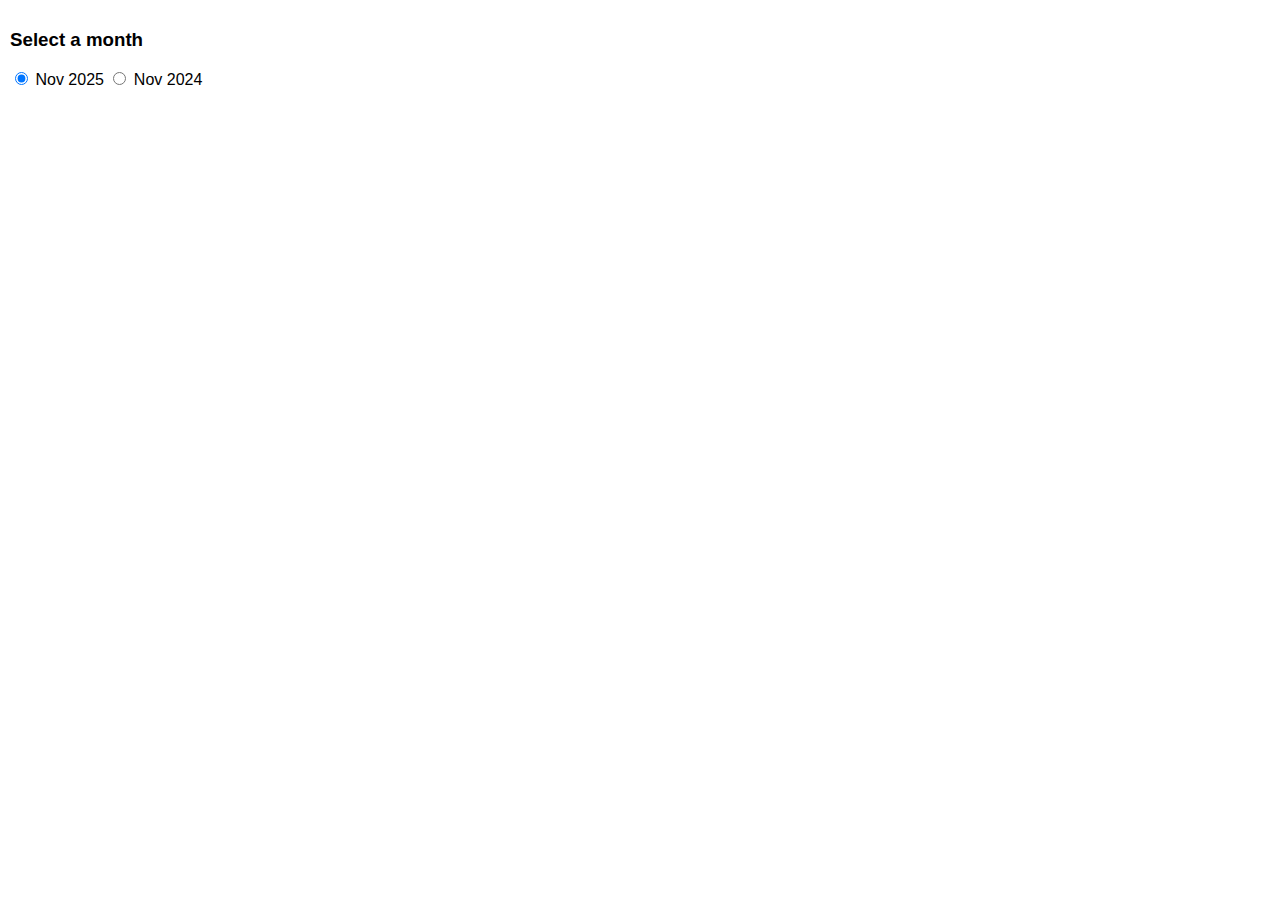
<file: Lab3-E2/index.html>
<!DOCTYPE html>
<html lang="en">

  <head>
    <meta charset="UTF-8">
    <title>GEOG5015_Lab3_3044551c_E2</title>
    <link rel="stylesheet" href="./style.css">

  </head>
    
  <body>
  <html lang='en'>

<head>
  <meta charset='utf-8' />
  <title>Toggle layers</title>
  <meta name='viewport' content='width=device-width, initial-scale=1' />
  <!-- Mapbox JS API !-->
  <script src="https://api.mapbox.com/mapbox-gl-js/v3.18.1/mapbox-gl.js"></script>
  <!-- Mapbox CSS!-->
  <link href="https://api.mapbox.com/mapbox-gl-js/v3.18.1/mapbox-gl.css" rel="stylesheet">
</head>

<body>
<div id="map"></div>
 <!--The menu element contains 2 radio buttons-->
 <div id="menu">
 <h3>Select a month</h3>
 <label class="container">
 <input id="style_2025" type="radio" checked="checked" name="radio">
 <span class="checkmark"></span>
 Nov 2025 
 </label>
 <label class="container">
 <input id="style_2024" type="radio" name="radio">
 <span class="checkmark"></span>
 Nov 2024 
 </label>
 </div>
</body>

</html>
    <script  src="./script.js"></script>

  </body>
  
</html>
</file>
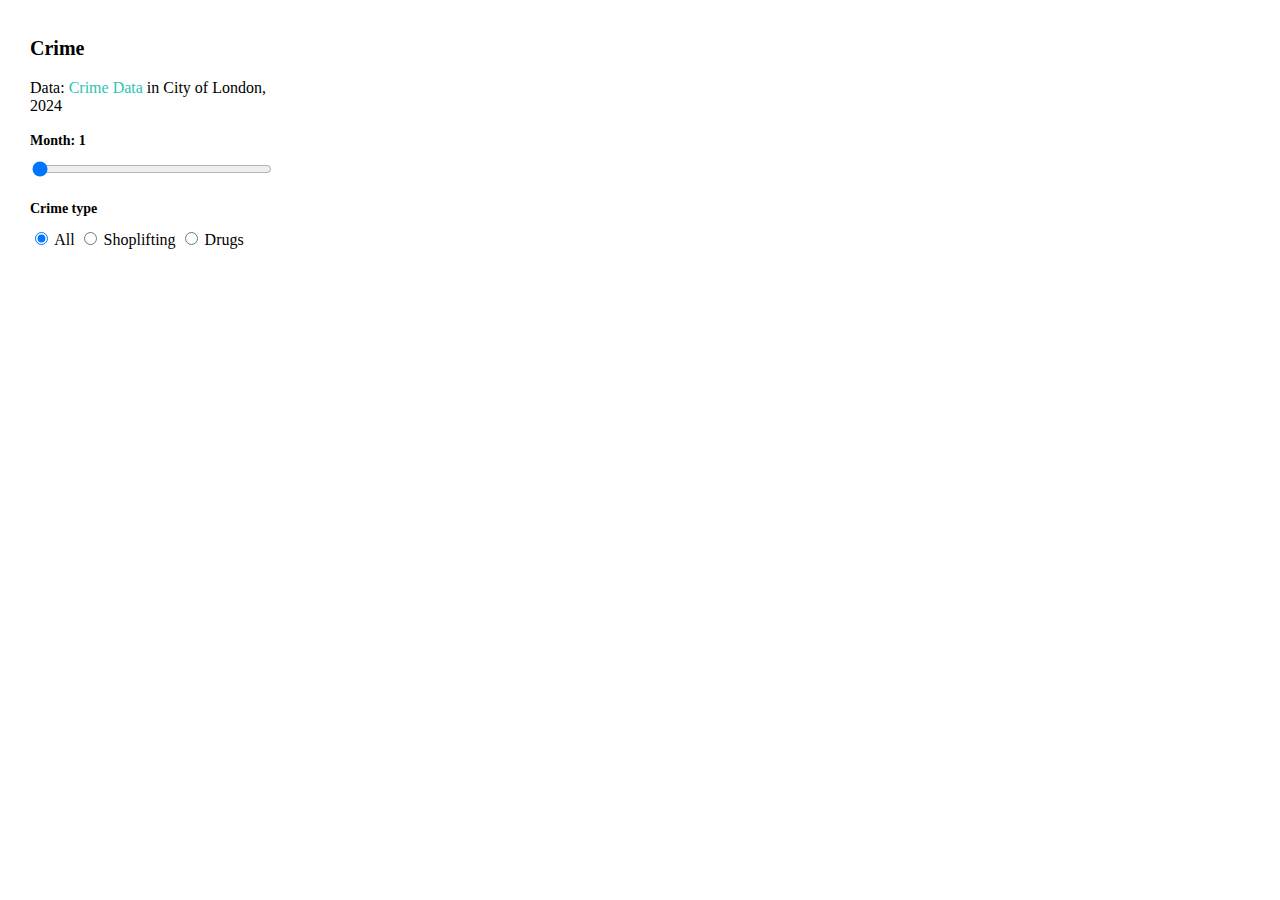
<file: Lab3/index.html>
<!DOCTYPE html>
<html lang="en">

  <head>
    <meta charset="UTF-8">
    <title>GEOG5015_Lab3_3044551c_E3</title>
    <link rel="stylesheet" href="./style.css">

  </head>
    
  <body>
  <html lang='en'>

<head>
  <meta charset='utf-8' />
  <title>Toggle layers</title>
  <meta name='viewport' content='width=device-width, initial-scale=1' />
  <!-- Mapbox JS API !-->
  <script src="https://api.mapbox.com/mapbox-gl-js/v3.18.1/mapbox-gl.js"></script>
  <!-- Mapbox CSS!-->
  <link href="https://api.mapbox.com/mapbox-gl-js/v3.18.1/mapbox-gl.css" rel="stylesheet">
</head>

<body>
<div id='map'></div>
<div id='console'>
 <h1>Crime</h1>
 <p>Data: <a href='https://data.police.uk/'>Crime Data </a> in City of London, 2024</p>
 <!-- Slider goes below-->
  
    <!-- Slider goes below-->
 <div class='session' id='sliderbar'>
 <h2>Month: <label id='active-month'>1</label></h2>
 <input id='slider' class='row' type='range' min='1' max='12' step='1' value='1' />
</div>
  
<!-- Radio buttons go below-->
 <div class='session'>
 <h2>Crime type</h2>
 <div class='row' id='filters'>
 <input id='all' type='radio' name='toggle' value='all' checked='checked'>
 <label for='all'>All</label>
 <input id='shoplifting' type='radio' name='toggle' value='shoplifting'>
 <label for='shoplifting'>Shoplifting</label>
 <input id='drugs' type='radio' name='toggle' value='drugs' >
 <label for='drugs' >Drugs</label>
 </div>
</div>
  
</div>
</body>

</html>
    <script  src="./script.js"></script>

  </body>
  
</html>
</file>
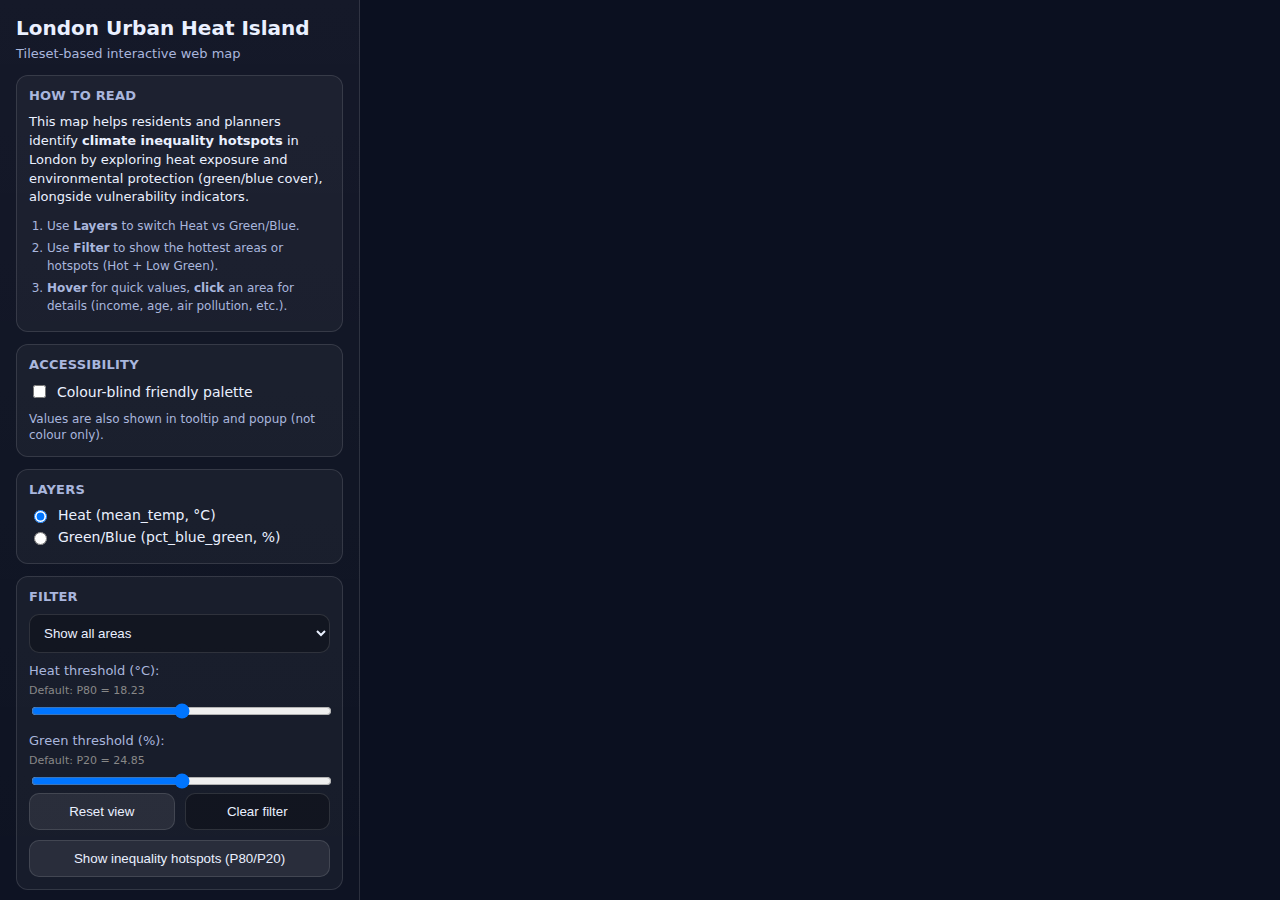
<file: London_UHI.html>
<!DOCTYPE html>
<html lang="en">

  <head>
    <meta charset="UTF-8">
    <title>GEOG5015_final_project</title>
    <link rel="stylesheet" href="./style.css">

  </head>
    
  <body>
  <!-- Layout + UI controls
     Major features supported by UI: buttons / slider / navigation menu (search) -->
<!DOCTYPE html>
<html lang="en">
<head>
  <meta charset="utf-8" />
  <title>London UHI (Tileset)</title>
  <meta name="viewport" content="width=device-width, initial-scale=1" />
  <link href="https://api.mapbox.com/mapbox-gl-js/v3.8.0/mapbox-gl.css" rel="stylesheet" />
</head>

<body>
  <div id="app">
    <aside id="sidebar">
      <div class="brand">
        <h1>London Urban Heat Island</h1>
        <p class="subtitle">Tileset-based interactive web map</p>
      </div>
      
      <!-- Story / How-to-read -->
<div class="panel" id="storyPanel">
  <h2>How to read</h2>
  <p class="story">
    This map helps residents and planners identify <b>climate inequality hotspots</b> in London by
    exploring heat exposure and environmental protection (green/blue cover), alongside vulnerability indicators.
  </p>
  <ol class="steps">
    <li>Use <b>Layers</b> to switch Heat vs Green/Blue.</li>
    <li>Use <b>Filter</b> to show the hottest areas or hotspots (Hot + Low Green).</li>
    <li><b>Hover</b> for quick values, <b>click</b> an area for details (income, age, air pollution, etc.).</li>
  </ol>
</div>

<!-- Accessibility / colour-blind mode -->
<div class="panel" id="accessPanel">
  <h2>Accessibility</h2>
  <label class="check">
    <input type="checkbox" id="cbMode" />
    <span>Colour-blind friendly palette</span>
  </label>
  <p class="hint">
    Values are also shown in tooltip and popup (not colour only).
  </p>
</div>

      <div class="panel">
        <h2>Layers</h2>
        <label class="radio">
          <input type="radio" name="layerMode" value="temp" checked />
          <span>Heat (mean_temp, °C)</span>
        </label>
        <label class="radio">
          <input type="radio" name="layerMode" value="green" />
          <span>Green/Blue (pct_blue_green, %)</span>
        </label>
      </div>

      <div class="panel">
        <h2>Filter</h2>
        <select id="filterSelect">
          <option value="none">Show all areas</option>
          <option value="hot">Show hottest (>= heat threshold)</option>
          <option value="hotLowGreen">Hot (>= heat threshold) AND Low green (<= green threshold)</option>
        </select>

        <div class="sliderBlock">
  <label class="sliderLabel">
    Heat threshold (°C): <b id="heatVal"></b>
  </label>
  <div class="sliderHint">Default: P80 = 18.23</div>
  <input id="heatSlider" type="range" min="17.17" max="19.35" step="0.01" />
</div>

<div class="sliderBlock">
  <label class="sliderLabel">
    Green threshold (%): <b id="greenVal"></b>
  </label>
  <div class="sliderHint">Default: P20 = 24.85</div>
  <input id="greenSlider" type="range" min="1.41" max="93.11" step="0.01" />
</div>

        <div class="row buttons">
          <button id="resetBtn" type="button">Reset view</button>
          <button id="clearFilterBtn" type="button" class="secondary">Clear filter</button>
        </div>
        
        <!-- One-click hotspot filter (P80 heat & P20 green) -->
<div class="row buttons" style="margin-top:10px;">
  <button id="hotspotBtn" type="button">
    Show inequality hotspots (P80/P20)
  </button>
</div>
        </div>
        
      <div class="panel">
        <h2>Search (neighborhood)</h2>
        <input id="searchInput" list="nbList" placeholder="Type a neighborhood name…" />
        <datalist id="nbList"></datalist>
        <div class="row buttons">
          <button id="searchBtn" type="button">Find & zoom</button>
          <button id="refreshListBtn" type="button" class="secondary">Refresh list</button>
        </div>
        </div>

      <div class="panel">
        <h2>Legend</h2>
        <div id="legend"></div>
        </div>

      <footer>
        <small>Mapbox GL JS • Vector tileset</small>
      </footer>
    </aside>

    <main id="mapWrap">
      <div id="map"></div>
      <div id="hoverTooltip" class="tooltip" style="display:none;"></div>
    </main>
  </div>

  <script src="https://api.mapbox.com/mapbox-gl-js/v3.8.0/mapbox-gl.js"></script>
</body>
</html>
    <script  src="./script.js"></script>

  </body>
  
</html>
</file>
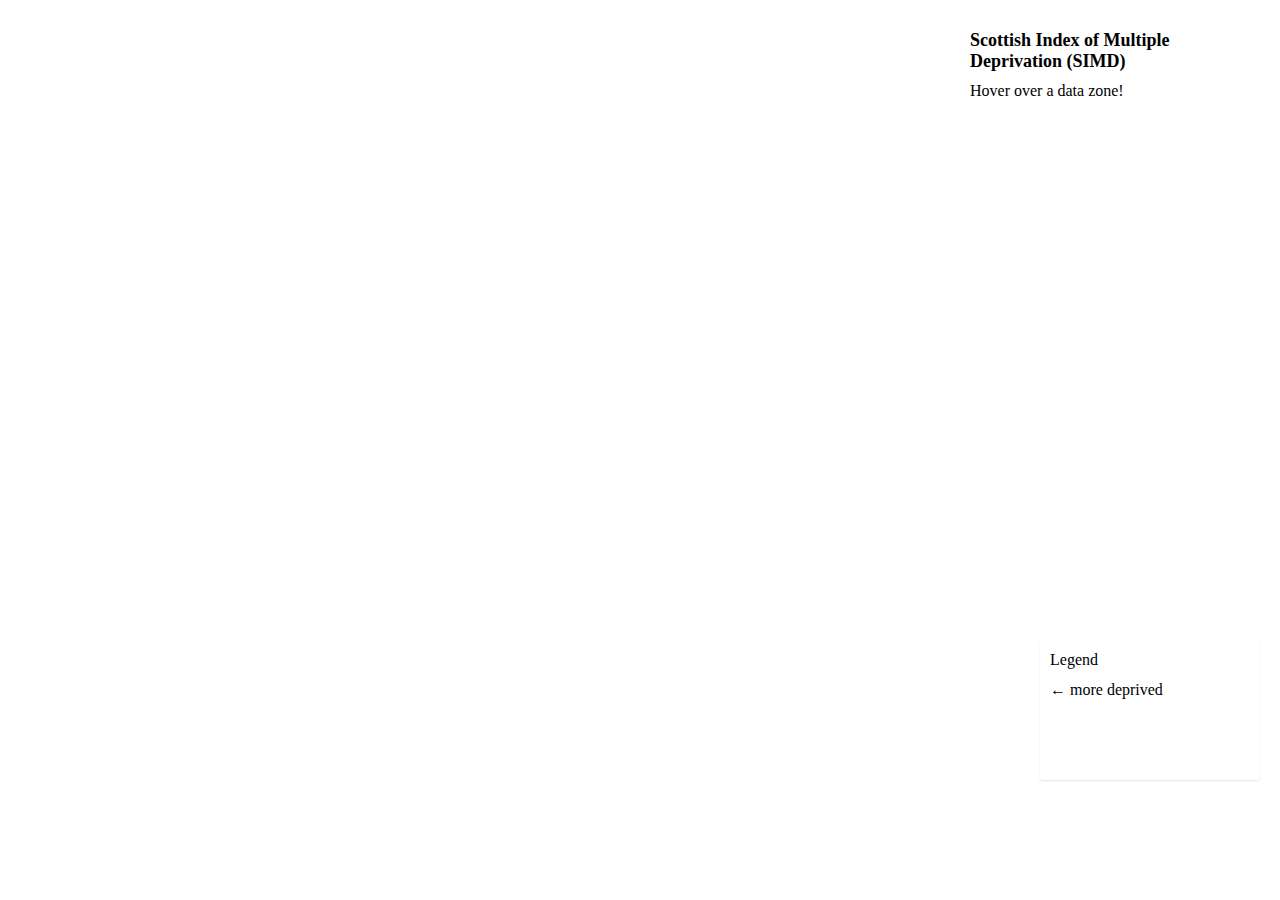
<file: lab2/glasgow_simd.html>
<!DOCTYPE html>
<html lang="en">

  <head>
    <meta charset="UTF-8">
    <title>GEOG5015_Lab2_3044551c</title>
    <link rel='stylesheet' href='https://api.mapbox.com/mapbox-gl-js/v3.2.0/mapbox-gl.css'>
<link rel='stylesheet' href='https://api.mapbox.com/mapbox-gl-js/plugins/mapbox-gl-geocoder/v4.7.0/mapbox-gl-geocoder.css'><link rel="stylesheet" href="./style.css">

  </head>
    
  <body>
  <html lang='en'>

<head>
  <meta charset='utf-8' />
  <title>Your Title</title>
  <meta name='viewport' content='width=device-width, initial-scale=1' />
  <!-- Mapbox JS API !-->
  <script src='https://api.tiles.mapbox.com/mapbox-gl-js/v3.18.0/mapbox-gl.js'></script>

  <link rel="preconnect" href="https://fonts.googleapis.com">
  <link rel="preconnect" href="https://fonts.gstatic.com" crossorigin>
  <link href="https://fonts.googleapis.com/css2?family=Open+Sans:ital,wght@0,300..800;1,300..800&display=swap" rel="stylesheet">

  <!-- Mapbox CSS!-->
  <link href='https://api.tiles.mapbox.com/mapbox-gl-js/v3.18.0/mapbox-gl.css' rel='stylesheet' />

  <script src='https://api.mapbox.com/mapbox-gl-js/plugins/mapbox-gl-geocoder/v5.1.0/mapbox-gl-geocoder.min.js'></script>
  <link rel='stylesheet' href='https://api.mapbox.com/mapbox-gl-js/plugins/mapbox-gl-geocoder/v5.1.0/mapbox-gl-geocoder.css' type='text/css' />
</head>

<body>
  <div id='map'></div>
  <div class="map-overlay" id="features">
    <h2>Scottish Index of Multiple Deprivation (SIMD)</h2>
    <div id='pd'>
      <p>Hover over a data zone!</p>
    </div>
  </div>

  <div class="map-overlay" id="legend">
    <div>Legend</div>
    <div>&#8592; more deprived</div>
  </div>

</body>

</html>
    <script src='https://api.mapbox.com/mapbox-gl-js/v3.2.0/mapbox-gl.js'></script>
<script src='https://api.mapbox.com/mapbox-gl-js/plugins/mapbox-gl-geocoder/v4.7.0/mapbox-gl-geocoder.min.js'></script><script  src="./script.js"></script>

  </body>
  
</html>
</file>
<file: Lab3-E2/style.css>
body {
  margin: 0;
  padding: 0;
}
#map {
  position: absolute;
  top: 0;
  bottom: 0;
  width: 100%;
}

#menu {
 position: absolute;
 background: white;
 padding: 10px;
 font-family: "Open Sans", sans-serif;
}
</file>
<file: Lab3/style.css>
body {
  margin: 0;
  padding: 0;
}
#map {
  position: absolute;
  top: 0;
  bottom: 0;
  width: 100%;
}

h1 {
 font-size: 20px;
 line-height: 30px;
}
h2 {
 font-size: 14px;
 line-height: 20px;
 margin-bottom: 10px;
}
a {
 text-decoration: none;
 color: #2dc4b2;
}
#console {
 position: absolute;
 width: 240px;
 margin: 10px;
 padding: 10px 20px;
 background-color: white;
}
.session {
 margin-bottom: 20px;
}
.row {
 height: 12px;
 width: 100%;
}
</file>
<file: style.css>
/* Clean UI design: fonts/colours/layout for cartographic readability */
:root{
  --bg:#0b1020;
  --text:#eaf0ff;
  --muted:#a9b6dd;
  --border: rgba(255,255,255,.12);
}

*{ box-sizing:border-box; }
html, body{ height:100%; margin:0; font-family: system-ui, -apple-system, Segoe UI, Roboto, Arial, sans-serif; background: var(--bg); color: var(--text);}

#app{
  position:absolute;
  inset:0;
  display:grid;
  grid-template-columns: 360px 1fr;
}

#sidebar{
  border-right: 1px solid var(--border);
  padding: 16px;
  overflow:auto;
  background: linear-gradient(180deg, rgba(255,255,255,.04), rgba(255,255,255,.01));
}

.brand h1{ margin:0 0 6px; font-size: 20px; }
.subtitle{ margin:0 0 14px; color: var(--muted); font-size: 13px; }

.panel{
  background: rgba(255,255,255,.04);
  border: 1px solid var(--border);
  border-radius: 12px;
  padding: 12px;
  margin: 12px 0;
}

.panel h2{
  font-size: 13px;
  margin: 0 0 10px;
  text-transform: uppercase;
  color: var(--muted);
  letter-spacing: .2px;
}

.radio{ display:flex; gap:8px; align-items:center; font-size: 14px; margin: 6px 0; }

select, input[type="range"], input[type="text"]{
  width:100%;
}

select, input[type="text"]{
  padding:10px 10px;
  border-radius:10px;
  border:1px solid var(--border);
  background: rgba(0,0,0,.25);
  color: var(--text);
}

.sliderBlock{ margin-top: 10px; }
.sliderLabel{ display:block; font-size: 13px; color: var(--muted); margin-bottom: 6px; }

.row{ display:flex; gap:10px; }
.buttons button{
  flex: 1;
  padding: 10px 10px;
  border-radius: 10px;
  border: 1px solid var(--border);
  background: rgba(255,255,255,.08);
  color: var(--text);
  cursor:pointer;
}
.buttons button.secondary{ background: rgba(0,0,0,.25); }

#legend{ display:grid; gap:8px; }
.legend-item{ display:flex; align-items:center; gap:10px; font-size: 13px; }
.swatch{ width:18px; height:12px; border-radius: 3px; border: 1px solid rgba(255,255,255,.25); }

.hint{ color: var(--muted); font-size: 12px; margin: 10px 0 0; line-height: 1.35; }

/* Story panel formatting */
.story{ margin:0 0 10px; color: var(--text); font-size: 13px; line-height: 1.45; }
.steps{ margin: 0; padding-left: 18px; color: var(--muted); font-size: 12px; line-height: 1.5; }
.steps li{ margin: 4px 0; }

/* Checkbox row */
.check{ display:flex; gap:8px; align-items:center; font-size:14px; margin:6px 0; }

#mapWrap{ position:relative;
  height: 100%;}
#map{ position:absolute; inset:0;
  height: 100%;
  width: 100%; }

.tooltip{
  position:absolute;
  pointer-events:none;
  padding: 8px 10px;
  border-radius: 10px;
  border: 1px solid var(--border);
  background: rgba(10, 14, 28, .92);
  color: var(--text);
  font-size: 12px;
  max-width: 260px;
  box-shadow: 0 10px 25px rgba(0,0,0,.35);
}

footer{ margin-top: 10px; color: var(--muted); }

.mapboxgl-popup-content{ color:#111; }

.sliderHint {
  font-size: 11px;
  color: #888;
  margin-top: 2px;
  margin-bottom: 4px;
}
</file>
<file: lab2/style.css>
body {
  margin: 0;
  padding: 0;
}

h2,
h3 {
  margin: 10px;
  font-size: 18px;
}

h3 {
  font-size: 16px;
}

p {
  margin: 10px;
}

/**
* Create a position for the map
* on the page */
#map {
  position: absolute;
  top: 0;
  bottom: 0;
  width: 100%;
}

/**
* Set rules for how the map overlays
* (information box and legend) will be displayed
* on the page. */

.open-sans-<uniquifier > {
  font-family: "Open Sans", sans-serif;
  font-optical-sizing: auto;
  font-weight: 300;
  font-style: normal;
  font-variation-settings: "wdth" 100;
}

.map-overlay {
  position: absolute;
  bottom: 0;
  right: 0;
  background: #fff;
  margin-right: 20px;
  font-family: open-sans-test;
  overflow: auto;
  border-radius: 3px;
}

#features {
  top: 0;
  height: 200px;
  margin-top: 20px;
  width: 300px;
}

#legend {
  padding: 10px;
  box-shadow: 0 1px 2px rgba(0, 0, 0, 0.1);
  line-height: 18px;
  height: 150px;
  margin-bottom: 40px;
  width: 100px;
}

.legend-key {
  display: inline-block;
  border-radius: 20%;
  width: 10px;
  height: 10px;
  margin-right: 5px;
}

#legend {
  padding: 5px 10px 5px 10px;
  box-shadow: 0 1px 2px rgba(0, 0, 0, 0.1);
  line-height: 30px;
  height: 130px;
  bottom: 80px;
  width: 200px;
}
.legend-key {
  display: inline;
  border-radius: 20%;
  width: 20px;
  height: 20px;
  padding: 5px;
}
</file>
